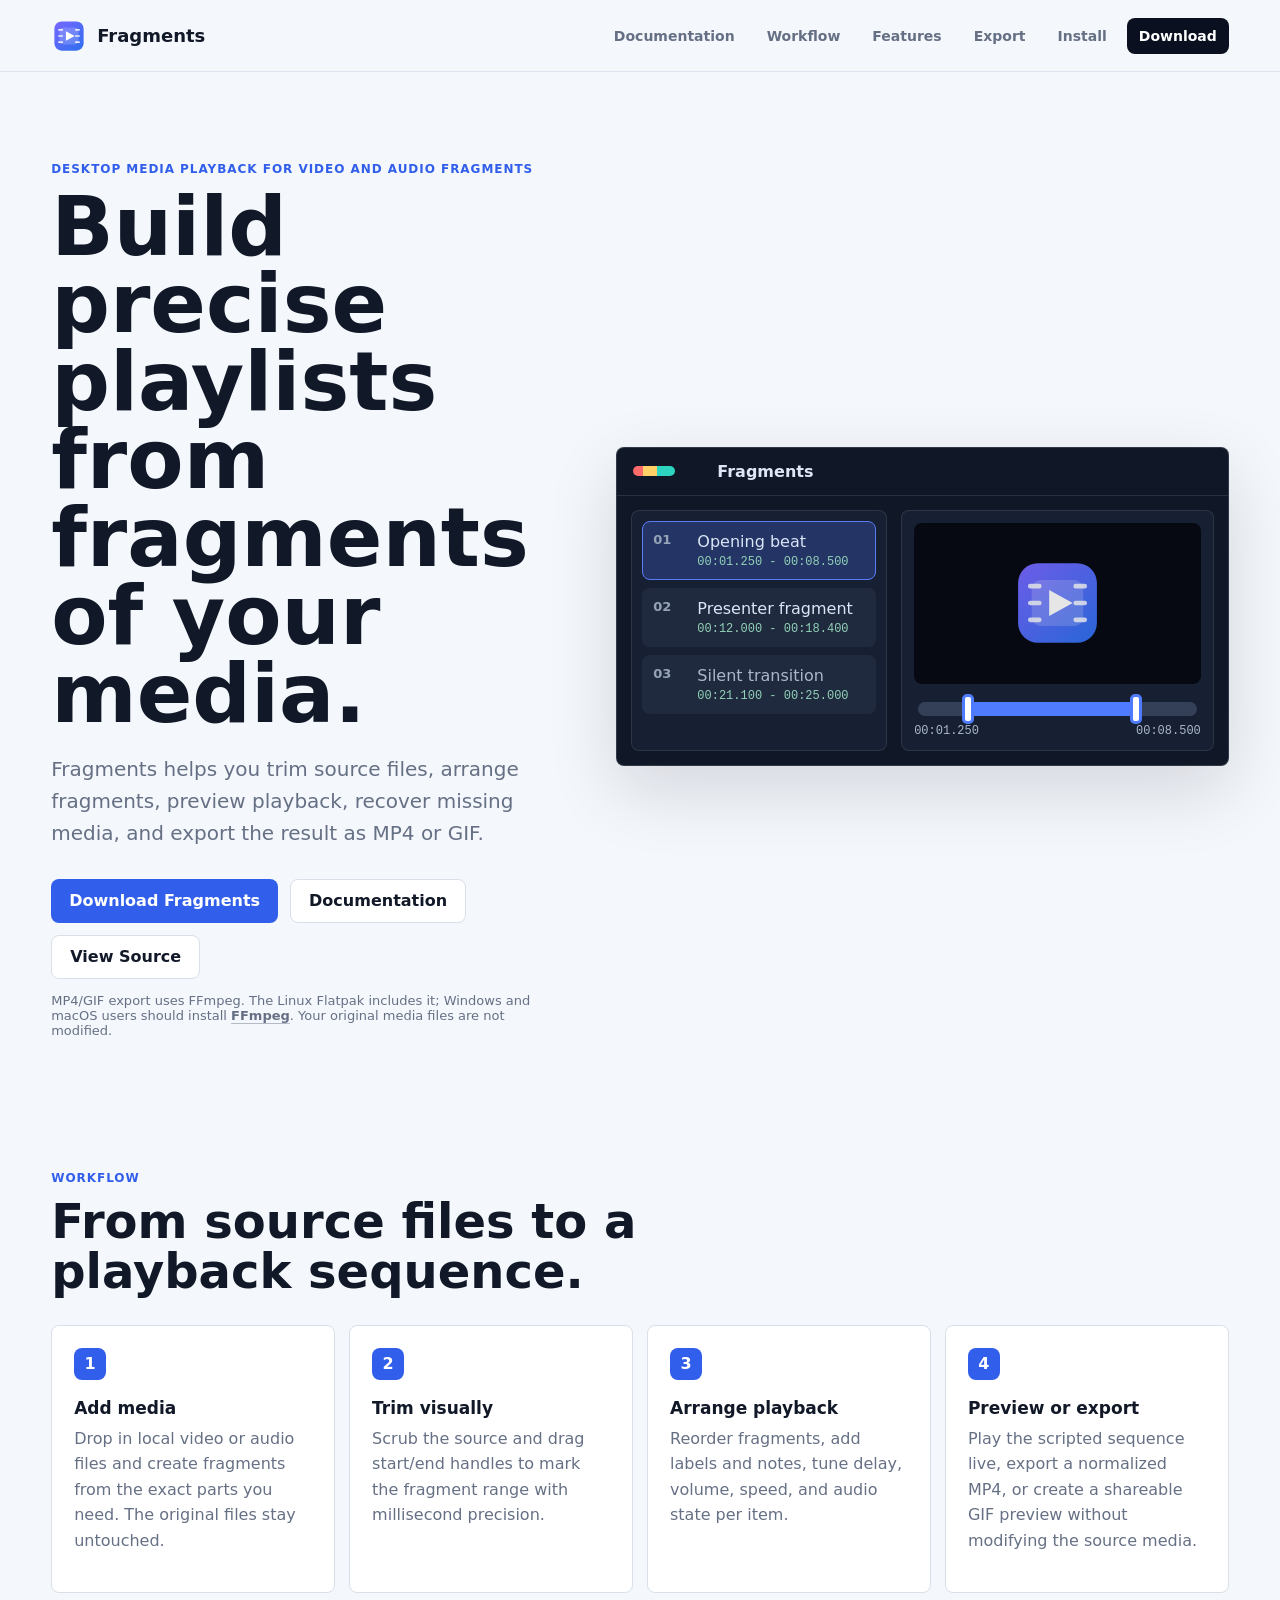
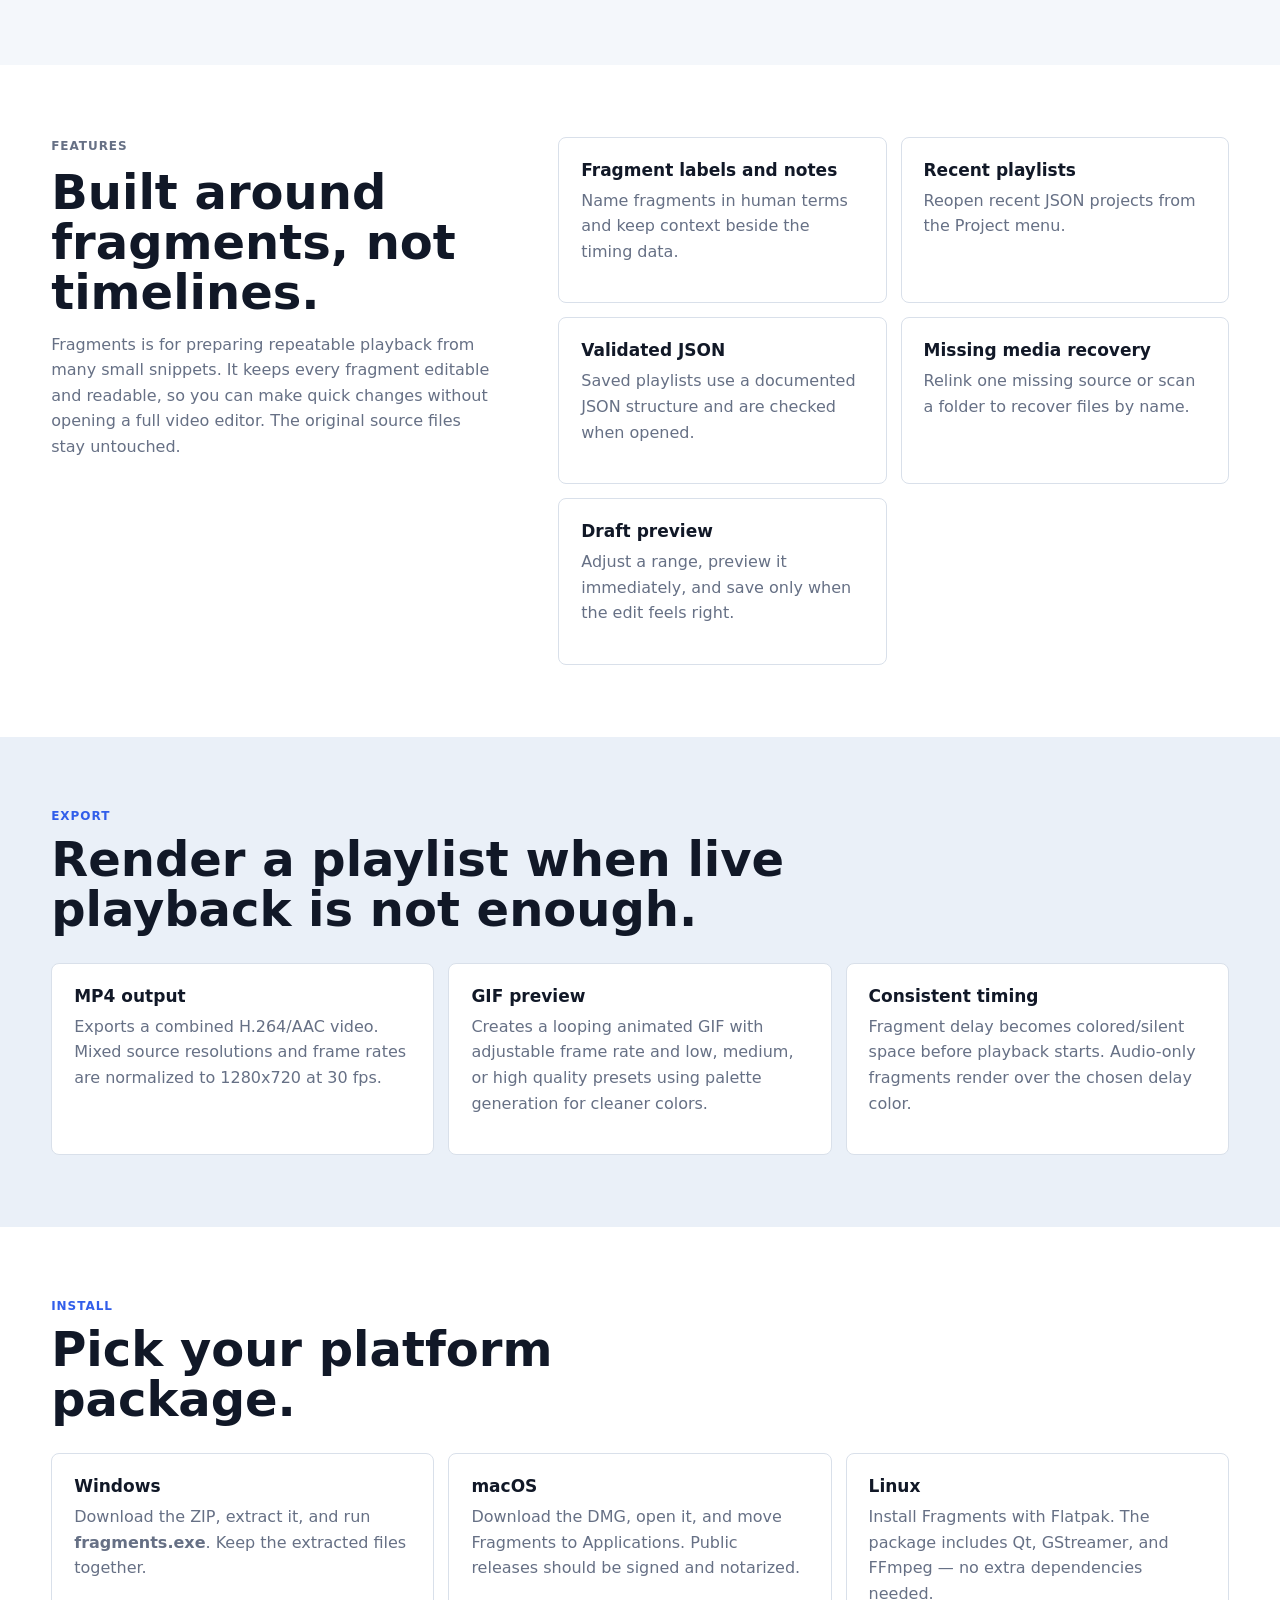
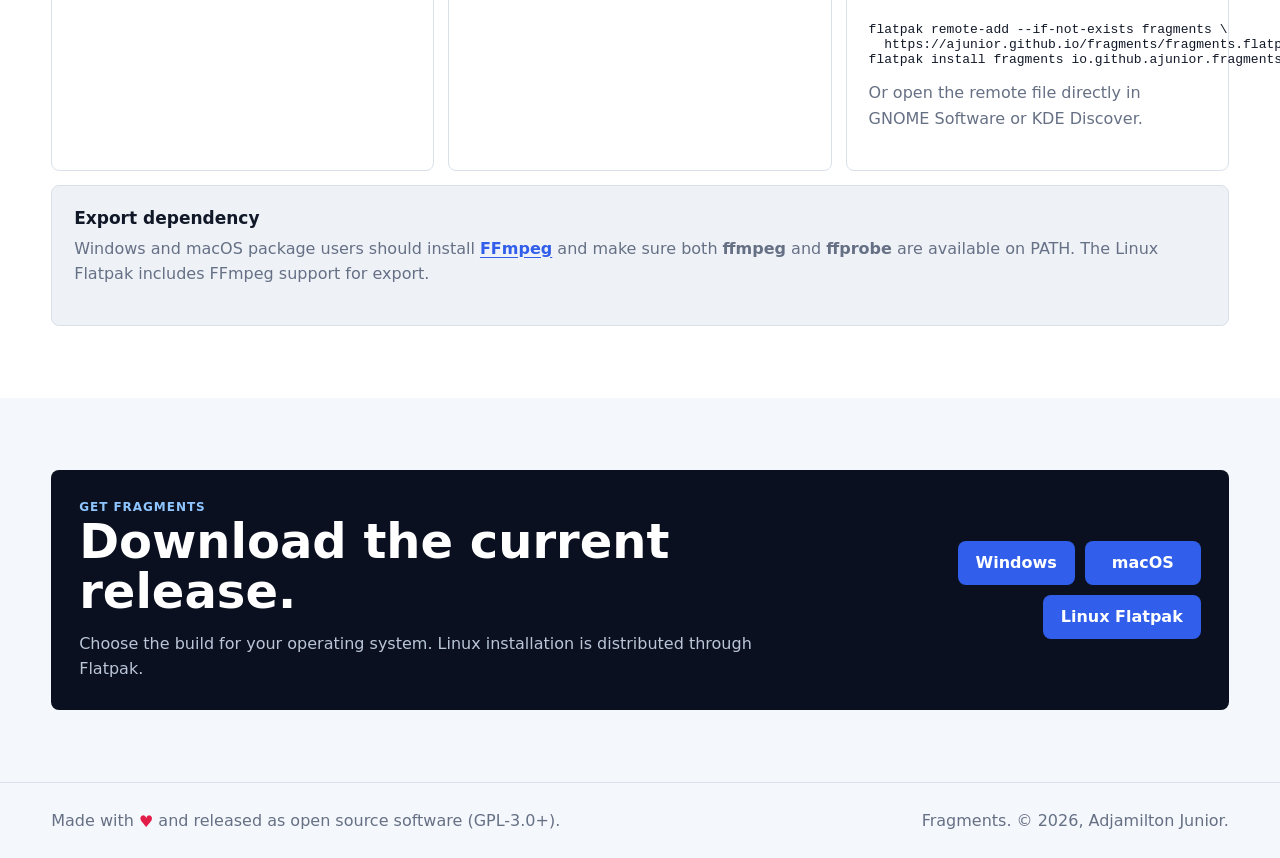
<file: docs/index.html>
<!doctype html>
<html lang="en">
<head>
  <meta charset="utf-8">
  <meta name="viewport" content="width=device-width, initial-scale=1">
  <meta name="description" content="Fragments is a desktop media player for building, previewing, and exporting scripted playlists from video and audio snippets.">
  <title>Fragments - Scripted media playback</title>
  <link rel="icon" href="assets/fragments.svg" type="image/svg+xml">
  <link rel="stylesheet" href="styles.css">
</head>
<body>
  <header class="site-header">
    <a class="brand" href="#top" aria-label="Fragments home">
      <img src="assets/fragments.svg" alt="" width="36" height="36">
      <span>Fragments</span>
    </a>

    <button class="nav-toggle" type="button" aria-label="Toggle navigation" aria-expanded="false">
      <span></span>
      <span></span>
      <span></span>
    </button>

    <nav class="site-nav" aria-label="Primary navigation">
      <a href="guide.html">Documentation</a>
      <a href="#workflow">Workflow</a>
      <a href="#features">Features</a>
      <a href="#export">Export</a>
      <a href="#install">Install</a>
      <a class="download-link" href="#download">Download</a>
    </nav>
  </header>

  <main id="top">
    <section class="hero">
      <div class="hero-copy">
        <p class="eyebrow">Desktop media playback for video and audio fragments</p>
        <h1>Build precise playlists from fragments of your media.</h1>
        <p class="lead">
          Fragments helps you trim source files, arrange fragments, preview playback, recover missing media,
          and export the result as MP4 or GIF.
        </p>
        <div class="hero-actions">
          <a class="button primary" href="#download">Download Fragments</a>
          <a class="button secondary" href="guide.html">Documentation</a>
          <a class="button secondary" href="https://github.com/ajunior/fragments">View Source</a>
        </div>
        <p class="note">MP4/GIF export uses FFmpeg. The Linux Flatpak includes it; Windows and macOS users should install <a href="https://ffmpeg.org/download.html">FFmpeg</a>. Your original media files are not modified.</p>
      </div>

      <div class="app-preview" aria-label="Fragments interface preview">
        <div class="preview-topbar">
          <span></span>
          <strong>Fragments</strong>
        </div>
        <div class="preview-body">
          <div class="cue-list">
            <div class="cue active">
              <b>01</b>
              <span>Opening beat</span>
              <code>00:01.250 - 00:08.500</code>
            </div>
            <div class="cue">
              <b>02</b>
              <span>Presenter fragment</span>
              <code>00:12.000 - 00:18.400</code>
            </div>
            <div class="cue muted">
              <b>03</b>
              <span>Silent transition</span>
              <code>00:21.100 - 00:25.000</code>
            </div>
          </div>
          <div class="preview-panel">
            <div class="video-frame">
              <img src="assets/fragments.svg" alt="">
            </div>
            <div class="timeline">
              <span class="range"></span>
              <i class="handle left"></i>
              <i class="handle right"></i>
            </div>
            <div class="time-row">
              <span>00:01.250</span>
              <span>00:08.500</span>
            </div>
          </div>
        </div>
      </div>
    </section>

    <section id="workflow" class="section">
      <div class="section-heading">
        <p class="eyebrow">Workflow</p>
        <h2>From source files to a playback sequence.</h2>
      </div>
      <div class="steps">
        <article>
          <span>1</span>
          <h3>Add media</h3>
          <p>Drop in local video or audio files and create fragments from the exact parts you need. The original files stay untouched.</p>
        </article>
        <article>
          <span>2</span>
          <h3>Trim visually</h3>
          <p>Scrub the source and drag start/end handles to mark the fragment range with millisecond precision.</p>
        </article>
        <article>
          <span>3</span>
          <h3>Arrange playback</h3>
          <p>Reorder fragments, add labels and notes, tune delay, volume, speed, and audio state per item.</p>
        </article>
        <article>
          <span>4</span>
          <h3>Preview or export</h3>
          <p>Play the scripted sequence live, export a normalized MP4, or create a shareable GIF preview without modifying the source media.</p>
        </article>
      </div>
    </section>

    <section id="features" class="section split-section">
      <div>
        <p class="eyebrow">Features</p>
        <h2>Built around fragments, not timelines.</h2>
        <p>
          Fragments is for preparing repeatable playback from many small snippets. It keeps every fragment
          editable and readable, so you can make quick changes without opening a full video editor.
          The original source files stay untouched.
        </p>
      </div>
      <div class="feature-grid">
        <article>
          <h3>Fragment labels and notes</h3>
          <p>Name fragments in human terms and keep context beside the timing data.</p>
        </article>
        <article>
          <h3>Recent playlists</h3>
          <p>Reopen recent JSON projects from the Project menu.</p>
        </article>
        <article>
          <h3>Validated JSON</h3>
          <p>Saved playlists use a documented JSON structure and are checked when opened.</p>
        </article>
        <article>
          <h3>Missing media recovery</h3>
          <p>Relink one missing source or scan a folder to recover files by name.</p>
        </article>
        <article>
          <h3>Draft preview</h3>
          <p>Adjust a range, preview it immediately, and save only when the edit feels right.</p>
        </article>
      </div>
    </section>

    <section id="export" class="section export-section">
      <div class="section-heading">
        <p class="eyebrow">Export</p>
        <h2>Render a playlist when live playback is not enough.</h2>
      </div>
      <div class="export-grid">
        <article>
          <h3>MP4 output</h3>
          <p>Exports a combined H.264/AAC video. Mixed source resolutions and frame rates are normalized to 1280x720 at 30 fps.</p>
        </article>
        <article>
          <h3>GIF preview</h3>
          <p>Creates a looping animated GIF with adjustable frame rate and low, medium, or high quality presets using palette generation for cleaner colors.</p>
        </article>
        <article>
          <h3>Consistent timing</h3>
          <p>Fragment delay becomes colored/silent space before playback starts. Audio-only fragments render over the chosen delay color.</p>
        </article>
      </div>
    </section>

    <section id="install" class="section install-section">
      <div class="section-heading">
        <p class="eyebrow">Install</p>
        <h2>Pick your platform package.</h2>
      </div>
      <div class="install-grid">
        <article>
          <h3>Windows</h3>
          <p>Download the ZIP, extract it, and run <strong>fragments.exe</strong>. Keep the extracted files together.</p>
        </article>
        <article>
          <h3>macOS</h3>
          <p>Download the DMG, open it, and move Fragments to Applications. Public releases should be signed and notarized.</p>
        </article>
        <article>
          <h3>Linux</h3>
          <p>Install Fragments with Flatpak. The package includes Qt, GStreamer, and FFmpeg — no extra dependencies needed.</p>
          <pre><code>flatpak remote-add --if-not-exists fragments \
  https://ajunior.github.io/fragments/fragments.flatpakrepo
flatpak install fragments io.github.ajunior.fragments</code></pre>
          <p>Or <a href="fragments.flatpakrepo">open the remote file</a> directly in GNOME Software or KDE Discover.</p>
        </article>
      </div>
      <div class="dependency-note">
        <h3>Export dependency</h3>
        <p>
          Windows and macOS package users should install <a href="https://ffmpeg.org/download.html">FFmpeg</a> and make sure both
          <strong>ffmpeg</strong> and <strong>ffprobe</strong> are available on PATH. The Linux Flatpak includes FFmpeg support for export.
        </p>
      </div>
    </section>

    <section id="download" class="download-panel">
      <div>
        <p class="eyebrow">Get Fragments</p>
        <h2>Download the current release.</h2>
        <p>Choose the build for your operating system. Linux installation is distributed through Flatpak.</p>
      </div>
      <div class="download-actions" aria-label="Download options">
        <a class="button primary" href="https://github.com/ajunior/fragments/releases/download/v0.44.6/fragments-0.44.6-windows-x86_64.zip">Windows</a>
        <a class="button primary" href="https://github.com/ajunior/fragments/releases/download/v0.44.6/fragments-0.44.6-macos-universal.dmg">macOS</a>
        <a class="button primary" href="fragments.flatpakrepo">Linux Flatpak</a>
      </div>
    </section>
  </main>

  <footer class="site-footer">
    <span>
      Made with <span class="heart" aria-label="love">&hearts;</span> and released as open source software (GPL-3.0+).
    </span>
    <span>Fragments. &copy; <span id="year">2026</span>, Adjamilton Junior.</span>
  </footer>

  <script src="script.js"></script>
</body>
</html>
</file>
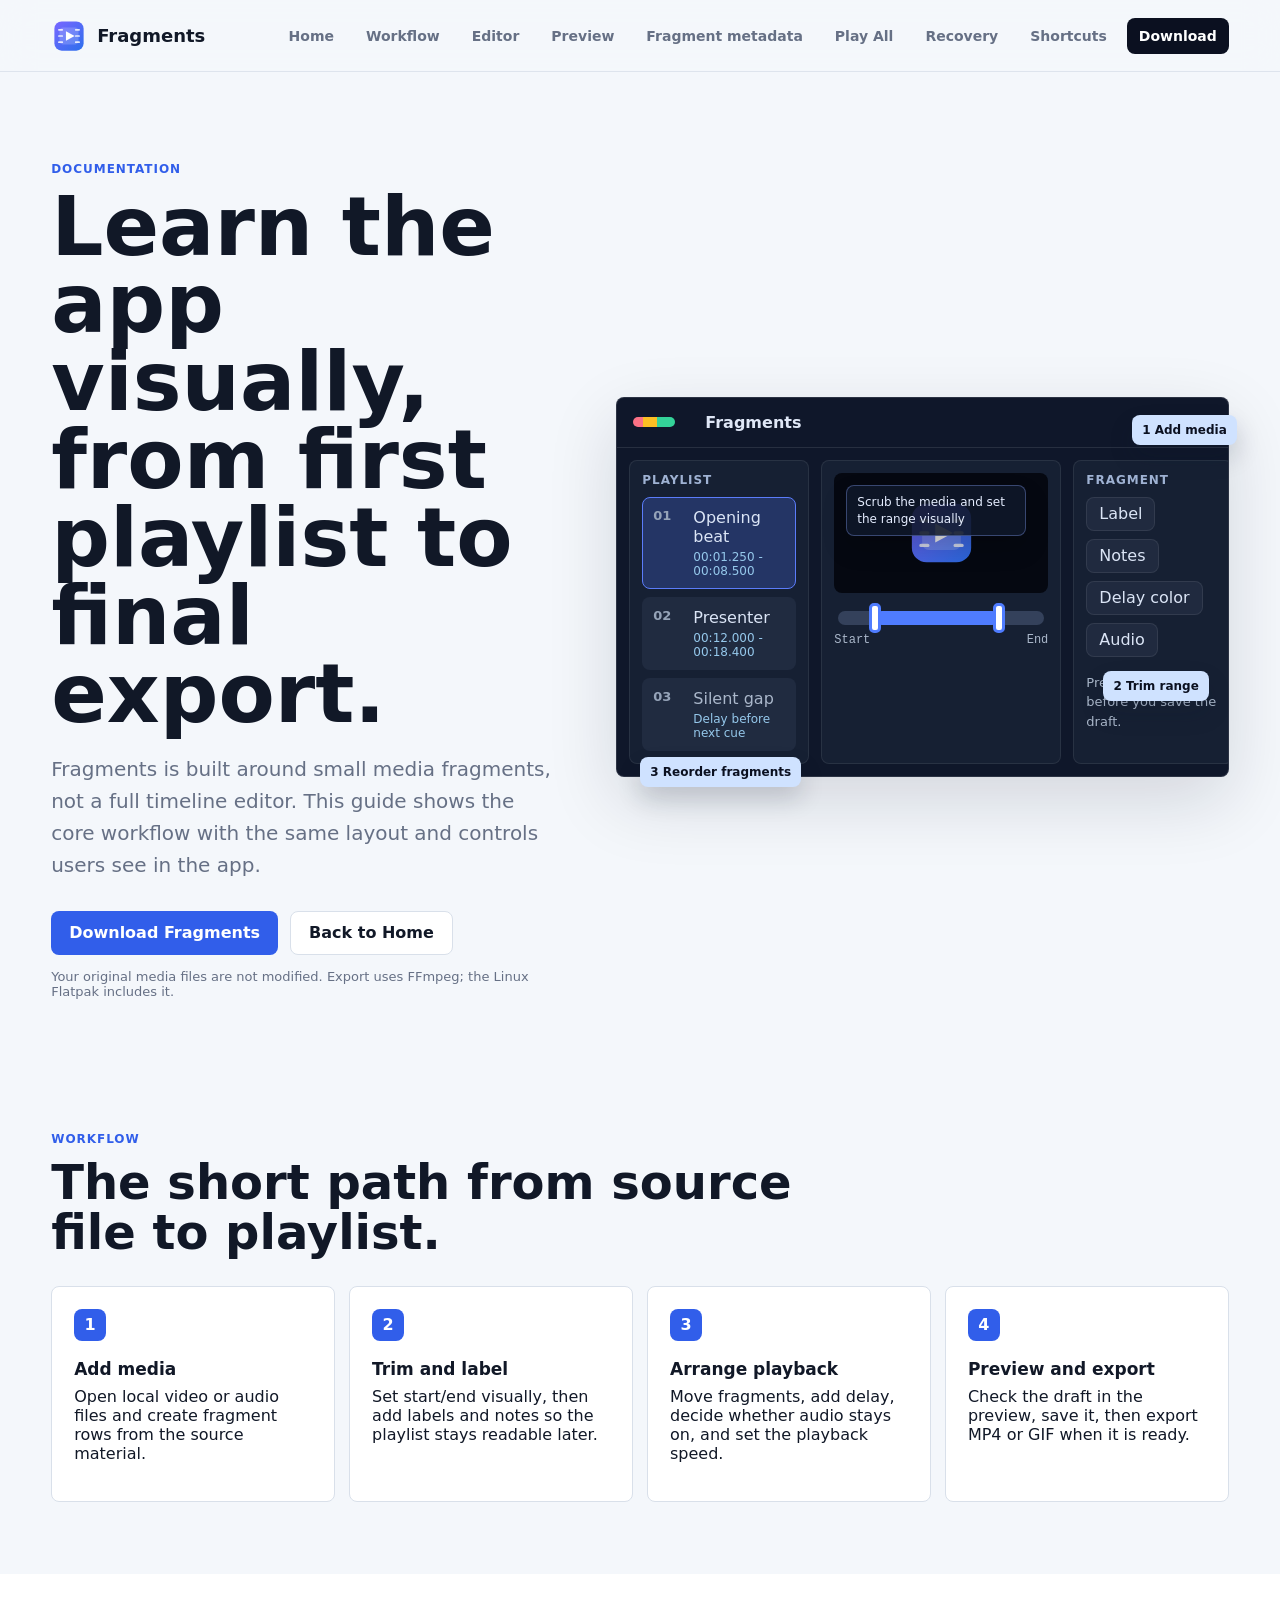
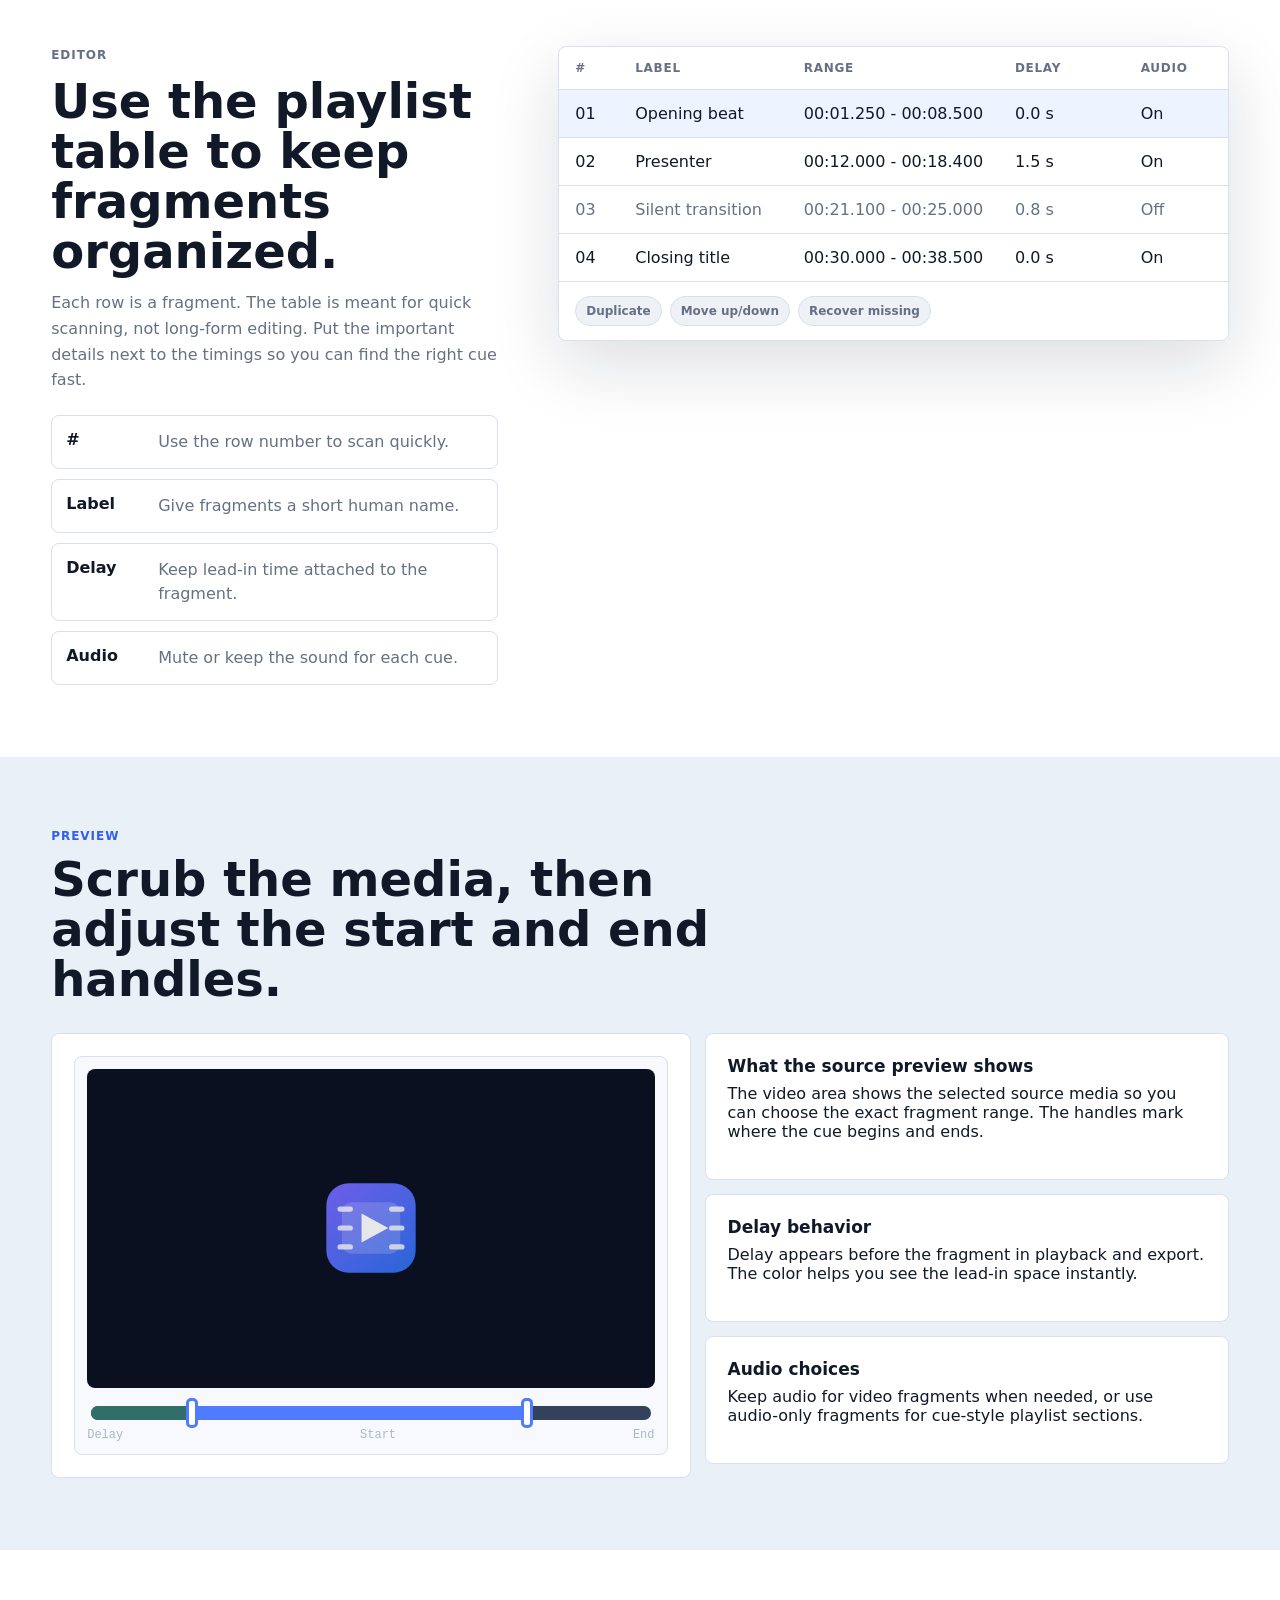
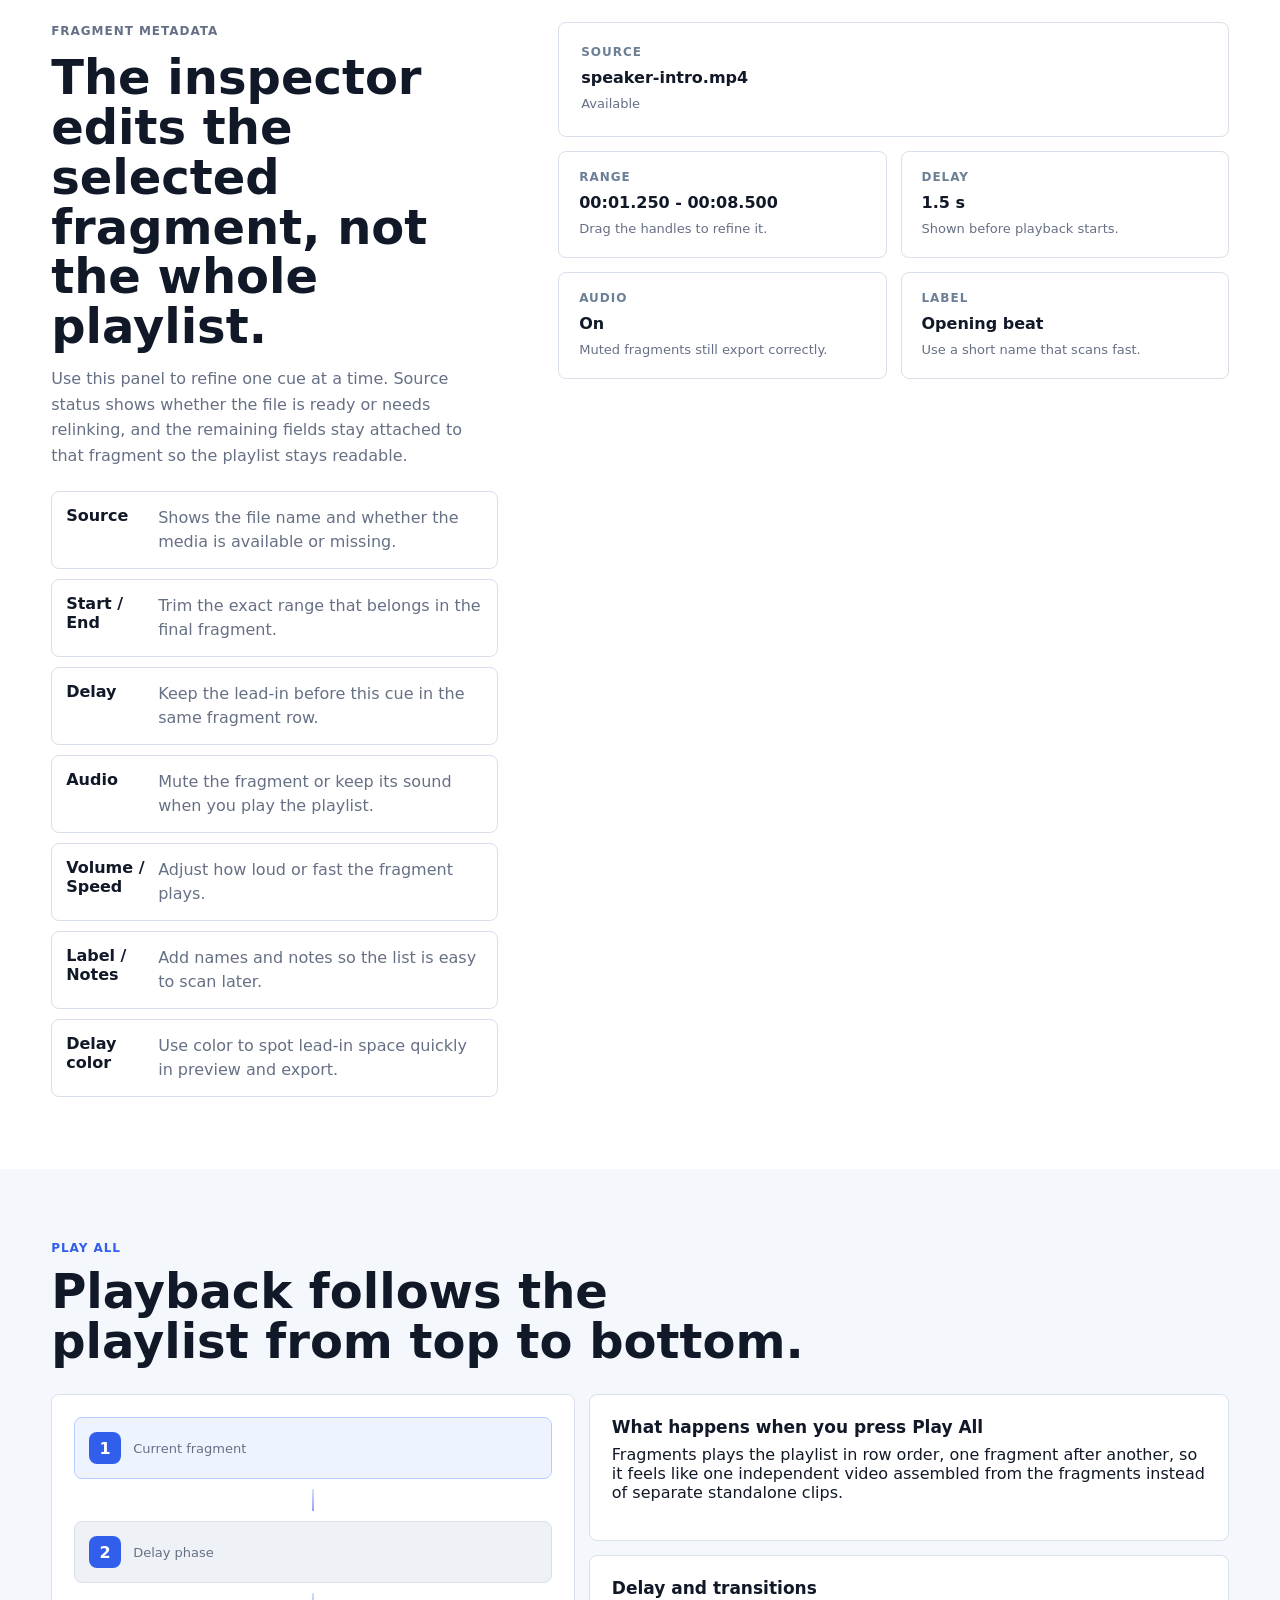
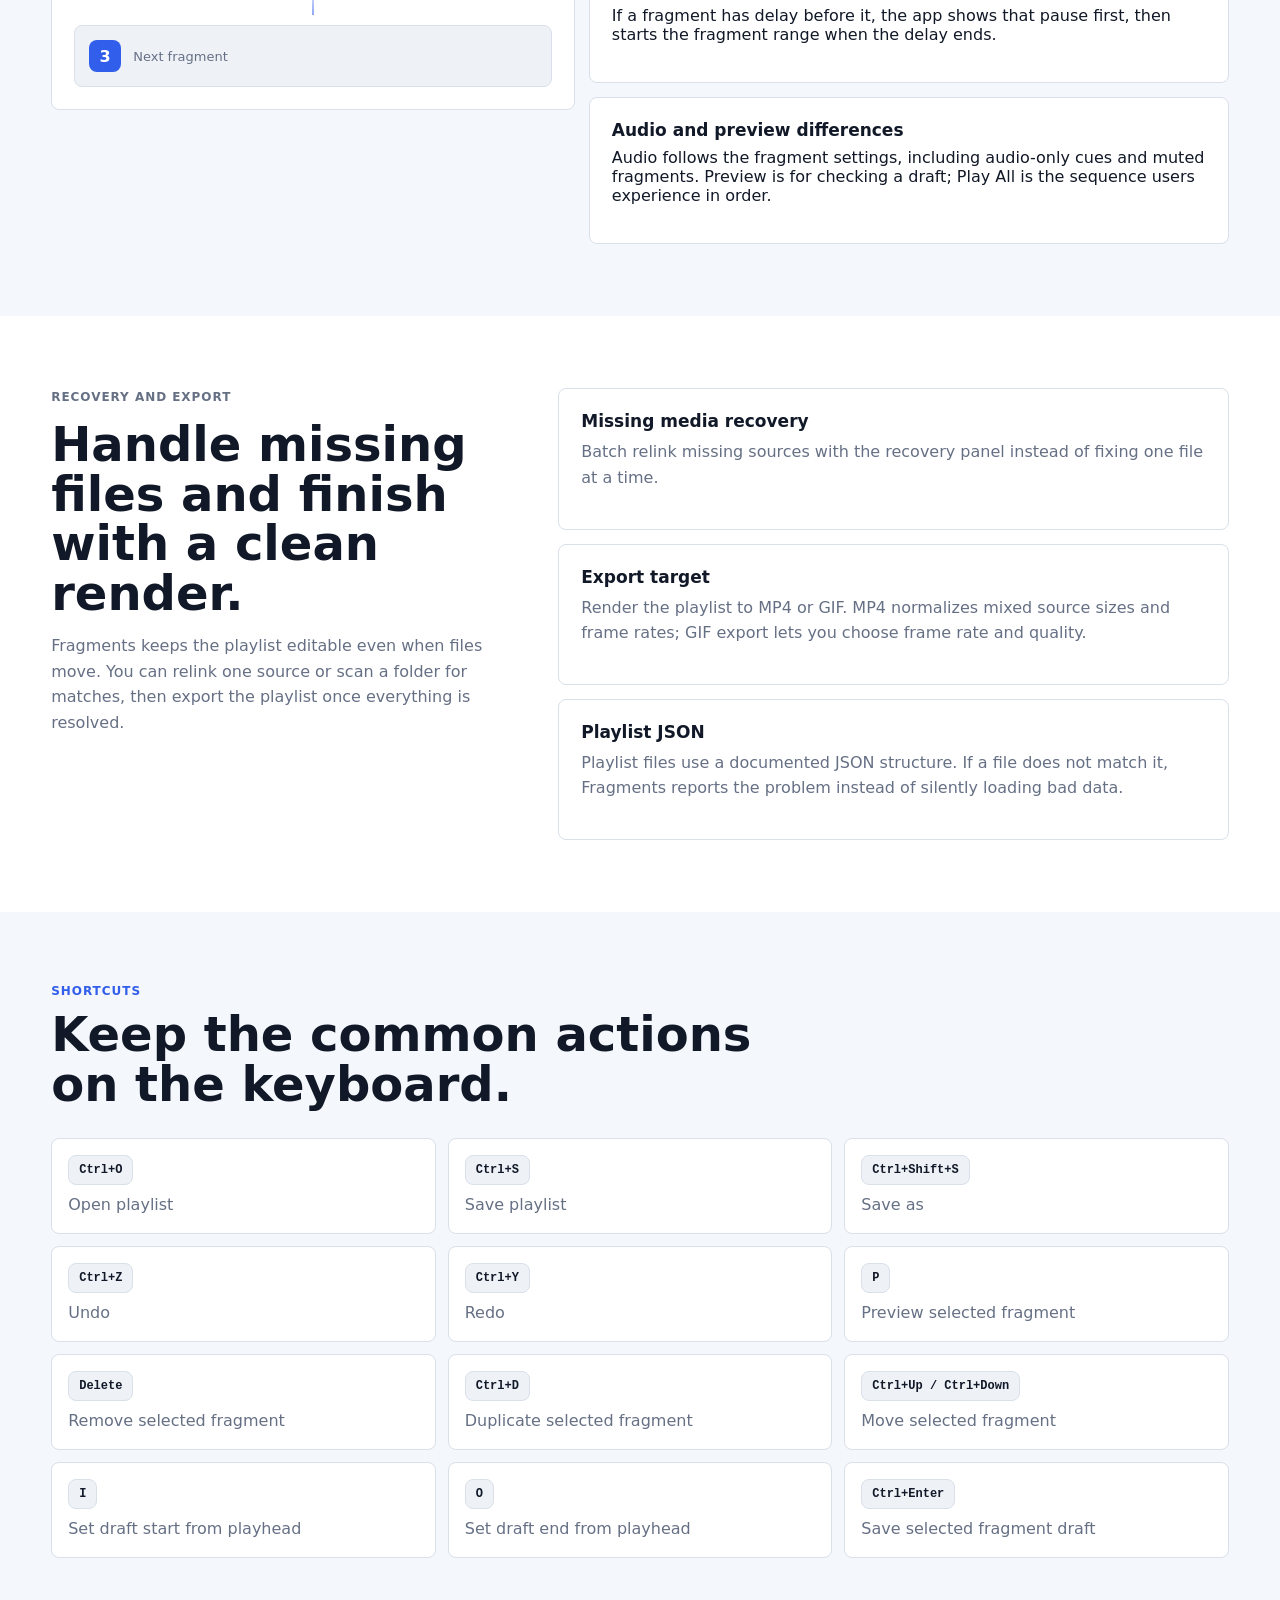
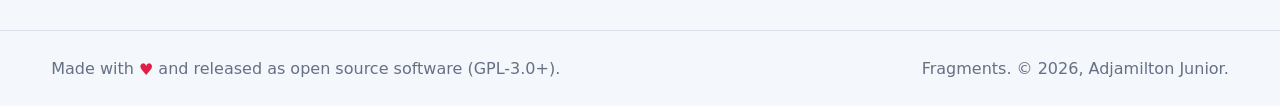
<file: docs/guide.html>
<!doctype html>
<html lang="en">
<head>
  <meta charset="utf-8">
  <meta name="viewport" content="width=device-width, initial-scale=1">
  <meta name="description" content="Visual documentation for Fragments: learn how to add media, trim fragments, preview playback, recover files, and export playlists.">
  <title>Fragments - Documentation</title>
  <link rel="icon" href="assets/fragments.svg" type="image/svg+xml">
  <link rel="stylesheet" href="styles.css">
</head>
<body class="guide-page">
  <header class="site-header">
    <a class="brand" href="index.html" aria-label="Fragments home">
      <img src="assets/fragments.svg" alt="" width="36" height="36">
      <span>Fragments</span>
    </a>

    <button class="nav-toggle" type="button" aria-label="Toggle navigation" aria-expanded="false">
      <span></span>
      <span></span>
      <span></span>
    </button>

    <nav class="site-nav" aria-label="Primary navigation">
      <a href="index.html">Home</a>
      <a href="#workflow">Workflow</a>
      <a href="#editor">Editor</a>
      <a href="#preview">Preview</a>
      <a href="#metadata">Fragment metadata</a>
      <a href="#playback">Play All</a>
      <a href="#recovery">Recovery</a>
      <a href="#shortcuts">Shortcuts</a>
      <a class="download-link" href="index.html#download">Download</a>
    </nav>
  </header>

  <main id="top">
    <section class="hero guide-hero">
      <div class="hero-copy">
        <p class="eyebrow">Documentation</p>
        <h1>Learn the app visually, from first playlist to final export.</h1>
        <p class="lead">
          Fragments is built around small media fragments, not a full timeline editor. This guide shows the
          core workflow with the same layout and controls users see in the app.
        </p>
        <div class="hero-actions">
          <a class="button primary" href="index.html#download">Download Fragments</a>
          <a class="button secondary" href="index.html">Back to Home</a>
        </div>
        <p class="note">Your original media files are not modified. Export uses FFmpeg; the Linux Flatpak includes it.</p>
      </div>

      <div class="guide-hero-visual" aria-label="Fragments workflow illustration">
        <div class="guide-window">
          <div class="guide-windowbar">
            <span></span>
            <strong>Fragments</strong>
            <em>Playlist view</em>
          </div>
          <div class="guide-windowbody">
            <aside class="guide-sidebar">
              <div class="guide-sidebar-title">Playlist</div>
              <div class="guide-row active"><b>01</b><span>Opening beat</span><em>00:01.250 - 00:08.500</em></div>
              <div class="guide-row"><b>02</b><span>Presenter</span><em>00:12.000 - 00:18.400</em></div>
              <div class="guide-row muted"><b>03</b><span>Silent gap</span><em>Delay before next cue</em></div>
            </aside>
            <section class="guide-canvas">
              <div class="guide-preview-screen">
                <img src="assets/fragments.svg" alt="">
                <div class="guide-callout guide-callout-top">Scrub the media and set the range visually</div>
              </div>
              <div class="guide-timeline">
                <span class="guide-range"></span>
                <i class="guide-handle left"></i>
                <i class="guide-handle right"></i>
              </div>
              <div class="guide-timeline-labels">
                <span>Start</span>
                <span>End</span>
              </div>
            </section>
            <aside class="guide-inspector">
              <div class="guide-sidebar-title">Fragment</div>
              <div class="guide-pill">Label</div>
              <div class="guide-pill">Notes</div>
              <div class="guide-pill">Delay color</div>
              <div class="guide-pill">Audio</div>
              <div class="guide-mini-note">Preview updates before you save the draft.</div>
            </aside>
          </div>
        </div>
        <div class="guide-badge badge-one">1 Add media</div>
        <div class="guide-badge badge-two">2 Trim range</div>
        <div class="guide-badge badge-three">3 Reorder fragments</div>
      </div>
    </section>

    <section id="workflow" class="section">
      <div class="section-heading">
        <p class="eyebrow">Workflow</p>
        <h2>The short path from source file to playlist.</h2>
      </div>
      <div class="guide-flow">
        <article>
          <span>1</span>
          <h3>Add media</h3>
          <p>Open local video or audio files and create fragment rows from the source material.</p>
        </article>
        <article>
          <span>2</span>
          <h3>Trim and label</h3>
          <p>Set start/end visually, then add labels and notes so the playlist stays readable later.</p>
        </article>
        <article>
          <span>3</span>
          <h3>Arrange playback</h3>
          <p>Move fragments, add delay, decide whether audio stays on, and set the playback speed.</p>
        </article>
        <article>
          <span>4</span>
          <h3>Preview and export</h3>
          <p>Check the draft in the preview, save it, then export MP4 or GIF when it is ready.</p>
        </article>
      </div>
    </section>

    <section id="editor" class="section split-section guide-split">
      <div>
        <p class="eyebrow">Editor</p>
        <h2>Use the playlist table to keep fragments organized.</h2>
        <p>
          Each row is a fragment. The table is meant for quick scanning, not long-form editing.
          Put the important details next to the timings so you can find the right cue fast.
        </p>
        <div class="guide-checklist">
          <div><strong>#</strong><span>Use the row number to scan quickly.</span></div>
          <div><strong>Label</strong><span>Give fragments a short human name.</span></div>
          <div><strong>Delay</strong><span>Keep lead-in time attached to the fragment.</span></div>
          <div><strong>Audio</strong><span>Mute or keep the sound for each cue.</span></div>
        </div>
      </div>
      <div class="guide-table">
        <div class="guide-table-head">
          <span>#</span><span>Label</span><span>Range</span><span>Delay</span><span>Audio</span>
        </div>
        <div class="guide-table-row active">
          <span>01</span><span>Opening beat</span><span>00:01.250 - 00:08.500</span><span>0.0 s</span><span>On</span>
        </div>
        <div class="guide-table-row">
          <span>02</span><span>Presenter</span><span>00:12.000 - 00:18.400</span><span>1.5 s</span><span>On</span>
        </div>
        <div class="guide-table-row muted">
          <span>03</span><span>Silent transition</span><span>00:21.100 - 00:25.000</span><span>0.8 s</span><span>Off</span>
        </div>
        <div class="guide-table-row">
          <span>04</span><span>Closing title</span><span>00:30.000 - 00:38.500</span><span>0.0 s</span><span>On</span>
        </div>
        <div class="guide-table-foot">
          <span class="guide-tag">Duplicate</span>
          <span class="guide-tag">Move up/down</span>
          <span class="guide-tag">Recover missing</span>
        </div>
      </div>
    </section>

    <section id="preview" class="section guide-preview-section">
      <div class="section-heading">
        <p class="eyebrow">Preview</p>
        <h2>Scrub the media, then adjust the start and end handles.</h2>
      </div>
      <div class="guide-preview-grid">
        <div class="guide-trim-panel">
          <div class="guide-trim-screen">
            <div class="guide-trim-video">
              <img src="assets/fragments.svg" alt="">
            </div>
            <div class="guide-trim-track">
              <span class="guide-delay-fill"></span>
              <span class="guide-active-fill"></span>
              <i class="guide-start-handle"></i>
              <i class="guide-end-handle"></i>
            </div>
            <div class="guide-trim-labels">
              <span>Delay</span>
              <span>Start</span>
              <span>End</span>
            </div>
          </div>
        </div>
        <div class="guide-copy-panel">
          <article>
            <h3>What the source preview shows</h3>
            <p>The video area shows the selected source media so you can choose the exact fragment range. The handles mark where the cue begins and ends.</p>
          </article>
          <article>
            <h3>Delay behavior</h3>
            <p>Delay appears before the fragment in playback and export. The color helps you see the lead-in space instantly.</p>
          </article>
          <article>
            <h3>Audio choices</h3>
            <p>Keep audio for video fragments when needed, or use audio-only fragments for cue-style playlist sections.</p>
          </article>
        </div>
      </div>
    </section>

    <section id="metadata" class="section split-section guide-split">
      <div>
        <p class="eyebrow">Fragment metadata</p>
        <h2>The inspector edits the selected fragment, not the whole playlist.</h2>
        <p>
          Use this panel to refine one cue at a time. Source status shows whether the file is ready or needs
          relinking, and the remaining fields stay attached to that fragment so the playlist stays readable.
        </p>
        <div class="guide-checklist">
          <div><strong>Source</strong><span>Shows the file name and whether the media is available or missing.</span></div>
          <div><strong>Start / End</strong><span>Trim the exact range that belongs in the final fragment.</span></div>
          <div><strong>Delay</strong><span>Keep the lead-in before this cue in the same fragment row.</span></div>
          <div><strong>Audio</strong><span>Mute the fragment or keep its sound when you play the playlist.</span></div>
          <div><strong>Volume / Speed</strong><span>Adjust how loud or fast the fragment plays.</span></div>
          <div><strong>Label / Notes</strong><span>Add names and notes so the list is easy to scan later.</span></div>
          <div><strong>Delay color</strong><span>Use color to spot lead-in space quickly in preview and export.</span></div>
        </div>
      </div>
      <div class="guide-metadata-panel">
        <div class="guide-metadata-card">
          <div class="guide-metadata-title">Source</div>
          <div class="guide-metadata-value">speaker-intro.mp4</div>
          <div class="guide-metadata-note">Available</div>
        </div>
        <div class="guide-metadata-grid">
          <div class="guide-metadata-card compact">
            <div class="guide-metadata-title">Range</div>
            <div class="guide-metadata-value">00:01.250 - 00:08.500</div>
            <div class="guide-metadata-note">Drag the handles to refine it.</div>
          </div>
          <div class="guide-metadata-card compact">
            <div class="guide-metadata-title">Delay</div>
            <div class="guide-metadata-value">1.5 s</div>
            <div class="guide-metadata-note">Shown before playback starts.</div>
          </div>
        </div>
        <div class="guide-metadata-grid">
          <div class="guide-metadata-card compact">
            <div class="guide-metadata-title">Audio</div>
            <div class="guide-metadata-value">On</div>
            <div class="guide-metadata-note">Muted fragments still export correctly.</div>
          </div>
          <div class="guide-metadata-card compact">
            <div class="guide-metadata-title">Label</div>
            <div class="guide-metadata-value">Opening beat</div>
            <div class="guide-metadata-note">Use a short name that scans fast.</div>
          </div>
        </div>
      </div>
    </section>

    <section id="playback" class="section">
      <div class="section-heading">
        <p class="eyebrow">Play All</p>
        <h2>Playback follows the playlist from top to bottom.</h2>
      </div>
      <div class="guide-playback-grid">
        <div class="guide-playback-visual">
          <div class="guide-playback-track">
            <div class="guide-playback-node active">
              <strong>1</strong>
              <span>Current fragment</span>
            </div>
            <div class="guide-playback-line"></div>
            <div class="guide-playback-node">
              <strong>2</strong>
              <span>Delay phase</span>
            </div>
            <div class="guide-playback-line"></div>
            <div class="guide-playback-node">
              <strong>3</strong>
              <span>Next fragment</span>
            </div>
          </div>
        </div>
        <div class="guide-copy-panel">
          <article>
            <h3>What happens when you press Play All</h3>
            <p>Fragments plays the playlist in row order, one fragment after another, so it feels like one independent video assembled from the fragments instead of separate standalone clips.</p>
          </article>
          <article>
            <h3>Delay and transitions</h3>
            <p>If a fragment has delay before it, the app shows that pause first, then starts the fragment range when the delay ends.</p>
          </article>
          <article>
            <h3>Audio and preview differences</h3>
            <p>Audio follows the fragment settings, including audio-only cues and muted fragments. Preview is for checking a draft; Play All is the sequence users experience in order.</p>
          </article>
        </div>
      </div>
    </section>

    <section id="recovery" class="section split-section guide-split">
      <div>
        <p class="eyebrow">Recovery and export</p>
        <h2>Handle missing files and finish with a clean render.</h2>
        <p>
          Fragments keeps the playlist editable even when files move. You can relink one source or scan a folder
          for matches, then export the playlist once everything is resolved.
        </p>
      </div>
      <div class="guide-recovery-stack">
        <article>
          <h3>Missing media recovery</h3>
          <p>Batch relink missing sources with the recovery panel instead of fixing one file at a time.</p>
        </article>
        <article>
          <h3>Export target</h3>
          <p>Render the playlist to MP4 or GIF. MP4 normalizes mixed source sizes and frame rates; GIF export lets you choose frame rate and quality.</p>
        </article>
        <article>
          <h3>Playlist JSON</h3>
          <p>Playlist files use a documented JSON structure. If a file does not match it, Fragments reports the problem instead of silently loading bad data.</p>
        </article>
      </div>
    </section>

    <section id="shortcuts" class="section">
      <div class="section-heading">
        <p class="eyebrow">Shortcuts</p>
        <h2>Keep the common actions on the keyboard.</h2>
      </div>
      <div class="guide-shortcuts">
        <div><kbd>Ctrl+O</kbd><span>Open playlist</span></div>
        <div><kbd>Ctrl+S</kbd><span>Save playlist</span></div>
        <div><kbd>Ctrl+Shift+S</kbd><span>Save as</span></div>
        <div><kbd>Ctrl+Z</kbd><span>Undo</span></div>
        <div><kbd>Ctrl+Y</kbd><span>Redo</span></div>
        <div><kbd>P</kbd><span>Preview selected fragment</span></div>
        <div><kbd>Delete</kbd><span>Remove selected fragment</span></div>
        <div><kbd>Ctrl+D</kbd><span>Duplicate selected fragment</span></div>
        <div><kbd>Ctrl+Up / Ctrl+Down</kbd><span>Move selected fragment</span></div>
        <div><kbd>I</kbd><span>Set draft start from playhead</span></div>
        <div><kbd>O</kbd><span>Set draft end from playhead</span></div>
        <div><kbd>Ctrl+Enter</kbd><span>Save selected fragment draft</span></div>
      </div>
    </section>
  </main>

  <footer class="site-footer">
    <span>
      Made with <span class="heart" aria-label="love">&hearts;</span> and released as open source software (GPL-3.0+).
    </span>
    <span>Fragments. &copy; <span id="year">2026</span>, Adjamilton Junior.</span>
  </footer>

  <script src="script.js"></script>
</body>
</html>
</file>
<file: docs/styles.css>
:root {
  --bg: #f4f7fb;
  --surface: #ffffff;
  --surface-2: #eef2f7;
  --text: #111827;
  --muted: #667085;
  --line: #d9e0ea;
  --primary: #315eea;
  --primary-2: #1d9a70;
  --ink: #0b1020;
  --shadow: 0 24px 70px rgba(15, 23, 42, .14);
}

* {
  box-sizing: border-box;
}

html {
  scroll-behavior: smooth;
}

body {
  margin: 0;
  background: var(--bg);
  color: var(--text);
  font-family: Inter, ui-sans-serif, system-ui, -apple-system, BlinkMacSystemFont, "Segoe UI", sans-serif;
  letter-spacing: 0;
}

a {
  color: inherit;
  text-decoration: none;
}

.site-header {
  position: sticky;
  top: 0;
  z-index: 20;
  display: flex;
  align-items: center;
  justify-content: space-between;
  min-height: 72px;
  padding: 14px clamp(20px, 4vw, 56px);
  background: rgba(244, 247, 251, .88);
  border-bottom: 1px solid rgba(217, 224, 234, .8);
  backdrop-filter: blur(16px);
}

.brand {
  display: inline-flex;
  align-items: center;
  gap: 10px;
  font-weight: 800;
  font-size: 18px;
}

.brand img {
  border-radius: 10px;
}

.site-nav {
  display: flex;
  align-items: center;
  gap: 8px;
}

.site-nav a,
.nav-toggle {
  border-radius: 8px;
}

.site-nav a {
  padding: 10px 12px;
  color: var(--muted);
  font-size: 14px;
  font-weight: 700;
}

.site-nav a:hover {
  color: var(--text);
  background: var(--surface);
}

.site-nav .download-link {
  color: #ffffff;
  background: var(--ink);
}

.nav-toggle {
  display: none;
  width: 42px;
  height: 38px;
  border: 1px solid var(--line);
  background: var(--surface);
}

.nav-toggle span {
  display: block;
  width: 18px;
  height: 2px;
  margin: 4px auto;
  background: var(--text);
  border-radius: 2px;
}

.hero {
  display: grid;
  grid-template-columns: minmax(0, .9fr) minmax(460px, 1.1fr);
  gap: clamp(28px, 5vw, 70px);
  align-items: center;
  min-height: calc(100vh - 72px);
  padding: clamp(52px, 7vw, 92px) clamp(20px, 4vw, 56px) 48px;
}

.hero-copy {
  max-width: 650px;
}

.eyebrow {
  margin: 0 0 12px;
  color: var(--primary);
  font-size: 12px;
  font-weight: 800;
  letter-spacing: .08em;
  text-transform: uppercase;
}

h1,
h2,
h3,
p {
  margin-top: 0;
}

h1 {
  margin-bottom: 20px;
  font-size: clamp(42px, 7vw, 82px);
  line-height: .95;
  letter-spacing: 0;
}

h2 {
  margin-bottom: 14px;
  font-size: clamp(30px, 4vw, 48px);
  line-height: 1.04;
}

h3 {
  margin-bottom: 8px;
  font-size: 17px;
}

.lead {
  max-width: 590px;
  color: var(--muted);
  font-size: clamp(17px, 2vw, 20px);
  line-height: 1.6;
}

.hero-actions {
  display: flex;
  flex-wrap: wrap;
  gap: 12px;
  margin: 30px 0 14px;
}

.button {
  display: inline-flex;
  align-items: center;
  justify-content: center;
  min-height: 44px;
  padding: 0 18px;
  border-radius: 8px;
  font-weight: 800;
}

.button.primary {
  color: #ffffff;
  background: var(--primary);
}

.button.secondary {
  color: var(--text);
  background: var(--surface);
  border: 1px solid var(--line);
}

.note {
  color: var(--muted);
  font-size: 13px;
}

.note a,
.download-panel p a {
  color: inherit;
  font-weight: 800;
  text-decoration: underline;
  text-decoration-color: rgba(102, 112, 133, .45);
  text-underline-offset: 3px;
}

.note a:hover,
.download-panel p a:hover {
  color: var(--primary);
  text-decoration-color: currentColor;
}

.app-preview {
  min-width: 0;
  overflow: hidden;
  background: #101827;
  border: 1px solid rgba(255, 255, 255, .14);
  border-radius: 8px;
  box-shadow: var(--shadow);
}

.preview-topbar {
  display: grid;
  grid-template-columns: 72px 1fr;
  gap: 12px;
  align-items: center;
  height: 48px;
  padding: 0 16px;
  color: #dfe7f6;
  border-bottom: 1px solid rgba(255, 255, 255, .1);
}

.preview-topbar span {
  width: 42px;
  height: 10px;
  border-radius: 8px;
  background: linear-gradient(90deg, #ff6b6b 0 10px, #ffd166 10px 24px, #2dd4bf 24px 42px);
}

.preview-body {
  display: grid;
  grid-template-columns: minmax(230px, .9fr) minmax(280px, 1.1fr);
  gap: 14px;
  padding: 14px;
}

.cue-list,
.preview-panel {
  background: #172033;
  border: 1px solid rgba(255, 255, 255, .09);
  border-radius: 8px;
}

.cue-list {
  display: grid;
  gap: 8px;
  align-content: start;
  padding: 10px;
}

.cue {
  display: grid;
  grid-template-columns: 34px 1fr;
  gap: 4px 10px;
  padding: 10px;
  color: #dbe5f6;
  background: #202a3f;
  border: 1px solid transparent;
  border-radius: 8px;
}

.cue.active {
  background: #243565;
  border-color: #5b7cfa;
}

.cue.muted {
  color: #aab7ca;
}

.cue b {
  grid-row: span 2;
  color: #95a3b8;
  font-size: 13px;
}

.cue code {
  color: #92d2b8;
  font-size: 12px;
}

.preview-panel {
  padding: 12px;
}

.video-frame {
  display: grid;
  place-items: center;
  aspect-ratio: 16 / 9;
  background: #060912;
  border-radius: 8px;
}

.video-frame img {
  width: min(110px, 34%);
  opacity: .9;
}

.timeline {
  position: relative;
  height: 14px;
  margin: 18px 4px 8px;
  background: #334057;
  border-radius: 999px;
}

.timeline .range {
  position: absolute;
  left: 18%;
  right: 22%;
  top: 0;
  bottom: 0;
  background: #4f7cff;
  border-radius: inherit;
}

.timeline .handle {
  position: absolute;
  top: -8px;
  width: 12px;
  height: 30px;
  background: #ffffff;
  border: 3px solid #4f7cff;
  border-radius: 5px;
}

.timeline .left {
  left: calc(18% - 6px);
}

.timeline .right {
  right: calc(22% - 6px);
}

.time-row {
  display: flex;
  justify-content: space-between;
  color: #aab7ca;
  font-family: ui-monospace, SFMono-Regular, Menlo, monospace;
  font-size: 12px;
}

.section {
  padding: 72px clamp(20px, 4vw, 56px);
}

.section-heading {
  max-width: 760px;
  margin-bottom: 28px;
}

.steps,
.feature-grid,
.export-grid,
.install-grid {
  display: grid;
  gap: 14px;
}

.steps {
  grid-template-columns: repeat(4, minmax(0, 1fr));
}

.steps article,
.feature-grid article,
.export-grid article,
.install-grid article,
.dependency-note {
  min-width: 0;
  padding: 22px;
  background: var(--surface);
  border: 1px solid var(--line);
  border-radius: 8px;
}

.steps span {
  display: inline-grid;
  place-items: center;
  width: 32px;
  height: 32px;
  margin-bottom: 18px;
  color: #ffffff;
  background: var(--primary);
  border-radius: 8px;
  font-weight: 800;
}

.steps p,
.feature-grid p,
.export-grid p,
.install-grid p,
.dependency-note p,
.split-section p,
.download-panel p {
  color: var(--muted);
  line-height: 1.6;
}

.split-section {
  display: grid;
  grid-template-columns: minmax(260px, .8fr) minmax(420px, 1.2fr);
  gap: clamp(24px, 5vw, 60px);
  align-items: start;
  background: var(--surface);
}

.feature-grid {
  grid-template-columns: repeat(2, minmax(0, 1fr));
}

.export-section {
  background: #eaf0f8;
}

.export-grid {
  grid-template-columns: repeat(3, minmax(0, 1fr));
}

.install-section {
  background: var(--surface);
}

.install-grid {
  grid-template-columns: repeat(3, minmax(0, 1fr));
}

.dependency-note {
  margin-top: 14px;
  background: var(--surface-2);
}

.dependency-note a {
  color: var(--primary);
  font-weight: 800;
  text-decoration: underline;
  text-underline-offset: 3px;
}

.download-panel {
  display: flex;
  gap: 24px;
  align-items: center;
  justify-content: space-between;
  margin: 72px clamp(20px, 4vw, 56px);
  padding: 28px;
  background: var(--ink);
  color: #ffffff;
  border-radius: 8px;
}

.download-panel p {
  margin-bottom: 0;
  color: #bac6d8;
}

.download-panel .eyebrow {
  color: #8ec5ff;
}

.download-actions {
  display: flex;
  flex-wrap: wrap;
  gap: 10px;
  justify-content: flex-end;
}

.download-actions .button {
  min-width: 116px;
}

.site-footer {
  display: flex;
  flex-wrap: wrap;
  gap: 14px 24px;
  justify-content: space-between;
  align-items: center;
  padding: 28px clamp(20px, 4vw, 56px);
  color: var(--muted);
  border-top: 1px solid var(--line);
}

.site-footer span:last-child {
  text-align: right;
}

.heart {
  color: #e11d48;
  font-size: 16px;
  line-height: 1;
  vertical-align: -1px;
}

.guide-page .guide-hero {
  grid-template-columns: minmax(0, .9fr) minmax(380px, 1.1fr);
}

.guide-hero-visual {
  position: relative;
  min-width: 0;
}

.guide-window {
  overflow: hidden;
  background: #0f172a;
  border: 1px solid rgba(255, 255, 255, .12);
  border-radius: 8px;
  box-shadow: var(--shadow);
}

.guide-windowbar {
  display: grid;
  grid-template-columns: 60px 1fr auto;
  gap: 12px;
  align-items: center;
  min-height: 50px;
  padding: 0 16px;
  color: #dfe7f6;
  border-bottom: 1px solid rgba(255, 255, 255, .1);
}

.guide-windowbar span {
  width: 42px;
  height: 10px;
  border-radius: 8px;
  background: linear-gradient(90deg, #fb7185 0 10px, #fbbf24 10px 24px, #34d399 24px 42px);
}

.guide-windowbar em {
  color: #93a4c4;
  font-style: normal;
  font-size: 13px;
}

.guide-windowbody {
  display: grid;
  grid-template-columns: minmax(180px, .82fr) minmax(240px, 1.1fr) minmax(160px, .56fr);
  gap: 12px;
  padding: 12px;
}

.guide-sidebar,
.guide-inspector,
.guide-canvas {
  min-width: 0;
  background: #162033;
  border: 1px solid rgba(255, 255, 255, .08);
  border-radius: 8px;
}

.guide-sidebar,
.guide-inspector {
  padding: 12px;
}

.guide-sidebar-title {
  margin-bottom: 10px;
  color: #9fb2d3;
  font-size: 12px;
  font-weight: 800;
  letter-spacing: .08em;
  text-transform: uppercase;
}

.guide-row {
  display: grid;
  grid-template-columns: 30px 1fr;
  gap: 4px 10px;
  padding: 10px;
  color: #dbe5f6;
  background: #202b40;
  border: 1px solid transparent;
  border-radius: 8px;
}

.guide-row + .guide-row {
  margin-top: 8px;
}

.guide-row.active {
  background: #243565;
  border-color: #5b7cfa;
}

.guide-row.muted {
  color: #aab7ca;
}

.guide-row b {
  grid-row: span 2;
  color: #95a3b8;
  font-size: 13px;
}

.guide-row em {
  color: #95c8eb;
  font-style: normal;
  font-size: 12px;
}

.guide-canvas {
  padding: 12px;
}

.guide-preview-screen {
  position: relative;
  display: grid;
  place-items: center;
  aspect-ratio: 16 / 9;
  background: #050811;
  border-radius: 8px;
}

.guide-preview-screen img {
  width: min(120px, 34%);
  opacity: .9;
}

.guide-callout {
  position: absolute;
  max-width: 180px;
  padding: 8px 10px;
  color: #e5edff;
  font-size: 12px;
  line-height: 1.4;
  background: rgba(15, 23, 42, .88);
  border: 1px solid rgba(139, 165, 255, .35);
  border-radius: 8px;
  box-shadow: 0 12px 24px rgba(0, 0, 0, .18);
}

.guide-callout-top {
  top: 12px;
  left: 12px;
}

.guide-timeline,
.guide-trim-track {
  position: relative;
  height: 14px;
  margin: 18px 4px 8px;
  background: #34415b;
  border-radius: 999px;
}

.guide-range,
.guide-delay-fill,
.guide-active-fill {
  position: absolute;
  top: 0;
  bottom: 0;
  border-radius: inherit;
}

.guide-range,
.guide-active-fill {
  left: 18%;
  right: 22%;
  background: #4f7cff;
}

.guide-delay-fill {
  left: 0;
  width: 18%;
  background: #2f6f68;
}

.guide-handle,
.guide-start-handle,
.guide-end-handle {
  position: absolute;
  top: -8px;
  width: 12px;
  height: 30px;
  background: #ffffff;
  border: 3px solid #4f7cff;
  border-radius: 5px;
}

.guide-handle.left,
.guide-start-handle {
  left: calc(18% - 6px);
}

.guide-handle.right,
.guide-end-handle {
  right: calc(22% - 6px);
}

.guide-timeline-labels,
.guide-trim-labels {
  display: flex;
  justify-content: space-between;
  color: #aab7ca;
  font-family: ui-monospace, SFMono-Regular, Menlo, monospace;
  font-size: 12px;
}

.guide-pill {
  display: inline-flex;
  align-items: center;
  min-height: 34px;
  margin-bottom: 8px;
  padding: 0 12px;
  color: #dbe5f6;
  background: #202a3f;
  border: 1px solid rgba(255, 255, 255, .08);
  border-radius: 8px;
}

.guide-mini-note {
  margin-top: 8px;
  color: #aab7ca;
  font-size: 13px;
  line-height: 1.5;
}

.guide-metadata-panel {
  display: grid;
  gap: 14px;
}

.guide-metadata-grid {
  display: grid;
  grid-template-columns: repeat(2, minmax(0, 1fr));
  gap: 14px;
}

.guide-metadata-card {
  min-width: 0;
  padding: 22px;
  background: var(--surface);
  border: 1px solid var(--line);
  border-radius: 8px;
}

.guide-metadata-card.compact {
  padding: 18px 20px;
}

.guide-metadata-title {
  margin-bottom: 8px;
  color: #6b7f95;
  font-size: 12px;
  font-weight: 800;
  letter-spacing: .08em;
  text-transform: uppercase;
}

.guide-metadata-value {
  color: var(--text);
  font-size: 16px;
  font-weight: 700;
  line-height: 1.35;
}

.guide-metadata-note {
  margin-top: 6px;
  color: var(--muted);
  font-size: 13px;
  line-height: 1.5;
}

.guide-badge {
  position: absolute;
  padding: 8px 10px;
  color: #0b1020;
  background: #cfe2ff;
  border-radius: 8px;
  box-shadow: 0 12px 24px rgba(15, 23, 42, .16);
  font-size: 12px;
  font-weight: 800;
}

.guide-badge.badge-one {
  top: 18px;
  right: -8px;
}

.guide-badge.badge-two {
  bottom: 76px;
  right: 20px;
}

.guide-badge.badge-three {
  bottom: -10px;
  left: 24px;
}

.guide-flow {
  display: grid;
  grid-template-columns: repeat(4, minmax(0, 1fr));
  gap: 14px;
}

.guide-flow article {
  min-width: 0;
  padding: 22px;
  background: var(--surface);
  border: 1px solid var(--line);
  border-radius: 8px;
}

.guide-flow span {
  display: inline-grid;
  place-items: center;
  width: 32px;
  height: 32px;
  margin-bottom: 18px;
  color: #ffffff;
  background: var(--primary);
  border-radius: 8px;
  font-weight: 800;
}

.guide-checklist {
  display: grid;
  gap: 10px;
  margin-top: 22px;
}

.guide-checklist div {
  display: grid;
  grid-template-columns: 80px 1fr;
  gap: 12px;
  align-items: start;
  padding: 14px;
  background: var(--surface);
  border: 1px solid var(--line);
  border-radius: 8px;
}

.guide-checklist strong {
  color: var(--text);
}

.guide-checklist span {
  color: var(--muted);
  line-height: 1.5;
}

.guide-table {
  min-width: 0;
  background: var(--surface);
  border: 1px solid var(--line);
  border-radius: 8px;
  box-shadow: var(--shadow);
}

.guide-table-head,
.guide-table-row,
.guide-table-foot {
  display: grid;
  grid-template-columns: 48px 1.1fr 1.4fr .8fr .5fr;
  gap: 12px;
  align-items: center;
  padding: 14px 16px;
}

.guide-table-head {
  color: var(--muted);
  font-size: 12px;
  font-weight: 800;
  letter-spacing: .06em;
  text-transform: uppercase;
  border-bottom: 1px solid var(--line);
}

.guide-table-row {
  border-bottom: 1px solid var(--line);
}

.guide-table-row.active {
  background: #eef4ff;
}

.guide-table-row.muted {
  color: var(--muted);
}

.guide-table-foot {
  display: flex;
  flex-wrap: wrap;
  gap: 8px;
}

.guide-tag {
  display: inline-flex;
  align-items: center;
  min-height: 30px;
  padding: 0 10px;
  color: var(--muted);
  background: var(--surface-2);
  border: 1px solid var(--line);
  border-radius: 999px;
  font-size: 12px;
  font-weight: 700;
}

.guide-preview-section {
  background: #eaf0f8;
}

.guide-preview-grid {
  display: grid;
  grid-template-columns: minmax(320px, 1fr) minmax(280px, .82fr);
  gap: 14px;
  align-items: start;
}

.guide-playback-grid {
  display: grid;
  grid-template-columns: minmax(280px, .9fr) minmax(320px, 1.1fr);
  gap: 14px;
  align-items: start;
}

.guide-playback-visual {
  min-width: 0;
  padding: 22px;
  background: var(--surface);
  border: 1px solid var(--line);
  border-radius: 8px;
}

.guide-playback-track {
  display: grid;
  gap: 10px;
}

.guide-playback-node {
  display: grid;
  grid-template-columns: 32px 1fr;
  gap: 8px 12px;
  align-items: center;
  padding: 14px;
  background: var(--surface-2);
  border: 1px solid var(--line);
  border-radius: 8px;
}

.guide-playback-node strong {
  display: inline-grid;
  place-items: center;
  width: 32px;
  height: 32px;
  color: #ffffff;
  background: var(--primary);
  border-radius: 8px;
}

.guide-playback-node.active {
  background: #eef4ff;
  border-color: #b8cdfd;
}

.guide-playback-node span {
  color: var(--muted);
  font-size: 13px;
}

.guide-playback-line {
  width: 2px;
  height: 22px;
  margin: 0 auto;
  background: linear-gradient(180deg, rgba(49, 94, 234, .2), rgba(49, 94, 234, .55));
}

.guide-trim-panel,
.guide-copy-panel article,
.guide-recovery-stack article {
  min-width: 0;
  padding: 22px;
  background: var(--surface);
  border: 1px solid var(--line);
  border-radius: 8px;
}

.guide-trim-screen {
  padding: 12px;
  background: #f7f9fc;
  border: 1px solid var(--line);
  border-radius: 8px;
}

.guide-trim-video {
  display: grid;
  place-items: center;
  aspect-ratio: 16 / 9;
  background: #0b1020;
  border-radius: 8px;
}

.guide-trim-video img {
  width: min(110px, 36%);
  opacity: .9;
}

.guide-copy-panel {
  display: grid;
  gap: 14px;
}

.guide-copy-panel h3,
.guide-recovery-stack h3 {
  margin-bottom: 8px;
}

.guide-recovery-stack {
  display: grid;
  gap: 14px;
}

.guide-shortcuts {
  display: grid;
  grid-template-columns: repeat(3, minmax(0, 1fr));
  gap: 12px;
}

.guide-shortcuts div {
  display: grid;
  gap: 8px;
  padding: 16px;
  background: var(--surface);
  border: 1px solid var(--line);
  border-radius: 8px;
}

.guide-shortcuts kbd {
  display: inline-flex;
  align-items: center;
  justify-content: center;
  width: fit-content;
  min-height: 30px;
  padding: 0 10px;
  color: var(--text);
  background: var(--surface-2);
  border: 1px solid var(--line);
  border-radius: 8px;
  font-family: ui-monospace, SFMono-Regular, Menlo, monospace;
  font-size: 12px;
  font-weight: 800;
}

.guide-shortcuts span {
  color: var(--muted);
  line-height: 1.5;
}

@media (max-width: 980px) {
  .hero,
  .split-section {
    grid-template-columns: 1fr;
  }

  .hero {
    min-height: auto;
  }

  .steps,
  .export-grid,
  .guide-flow,
  .guide-shortcuts,
  .guide-metadata-grid {
    grid-template-columns: repeat(2, minmax(0, 1fr));
  }

  .guide-windowbody,
  .guide-preview-grid,
  .guide-playback-grid {
    grid-template-columns: 1fr;
  }
}

@media (max-width: 720px) {
  .site-header {
    min-height: 64px;
  }

  .nav-toggle {
    display: block;
  }

  .site-nav {
    position: absolute;
    top: 64px;
    left: 20px;
    right: 20px;
    display: none;
    flex-direction: column;
    align-items: stretch;
    padding: 8px;
    background: var(--surface);
    border: 1px solid var(--line);
    border-radius: 8px;
    box-shadow: var(--shadow);
  }

  .site-nav.open {
    display: flex;
  }

  .site-nav a {
    padding: 12px;
  }

  .hero {
    padding-top: 44px;
  }

  .preview-body,
  .steps,
  .feature-grid,
  .export-grid,
  .install-grid,
  .guide-flow,
  .guide-shortcuts,
  .guide-metadata-grid {
    grid-template-columns: 1fr;
  }

  .guide-windowbar {
    grid-template-columns: 48px 1fr;
  }

  .guide-windowbar em {
    display: none;
  }

  .guide-badge {
    max-width: 160px;
  }

  .guide-table-head,
  .guide-table-row {
    grid-template-columns: 42px 1fr;
  }

  .guide-table-head span:nth-child(n+3),
  .guide-table-row span:nth-child(n+3) {
    display: none;
  }

  .download-panel {
    align-items: flex-start;
    flex-direction: column;
  }

  .download-actions {
    justify-content: flex-start;
    width: 100%;
  }

  .site-footer,
  .site-footer span:last-child {
    text-align: left;
  }
}

@media (max-width: 430px) {
  h1 {
    font-size: 40px;
  }

  .button {
    width: 100%;
  }

  .preview-topbar {
    grid-template-columns: 48px 1fr;
  }
}
</file>
